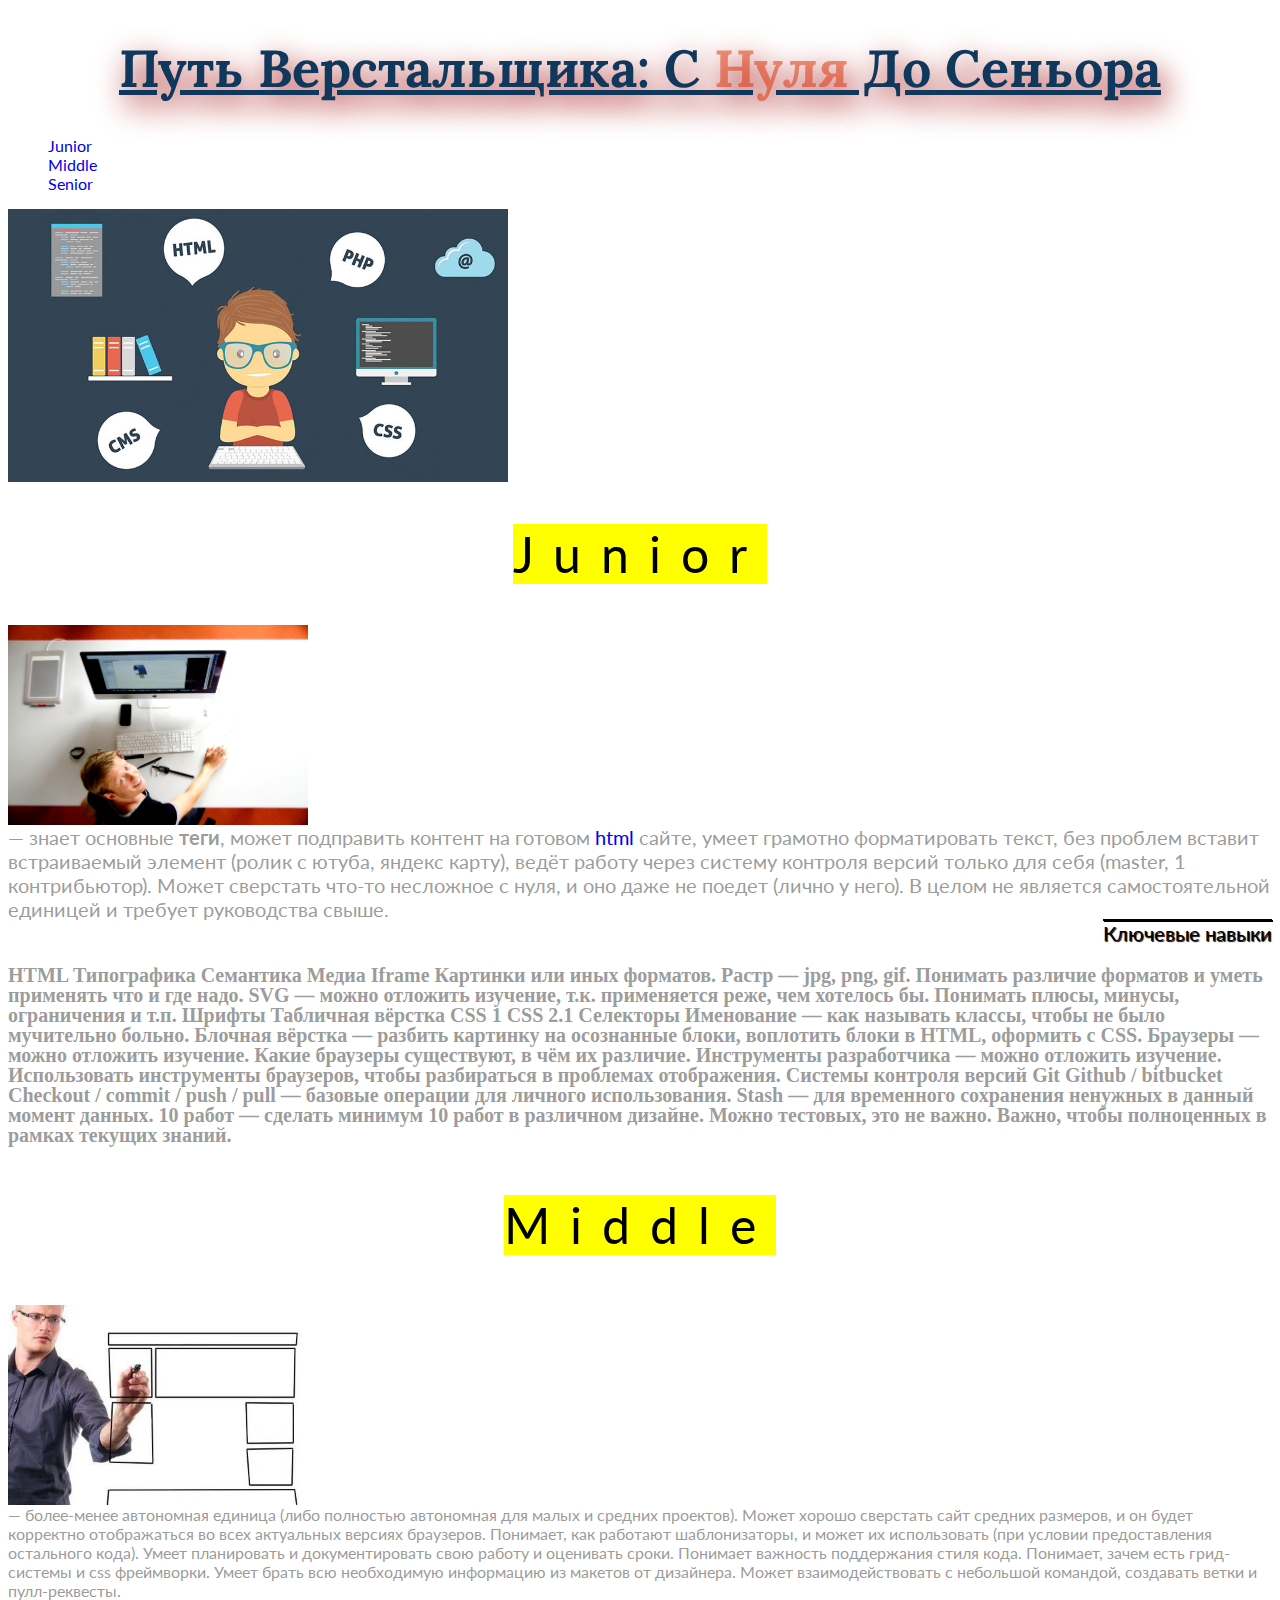
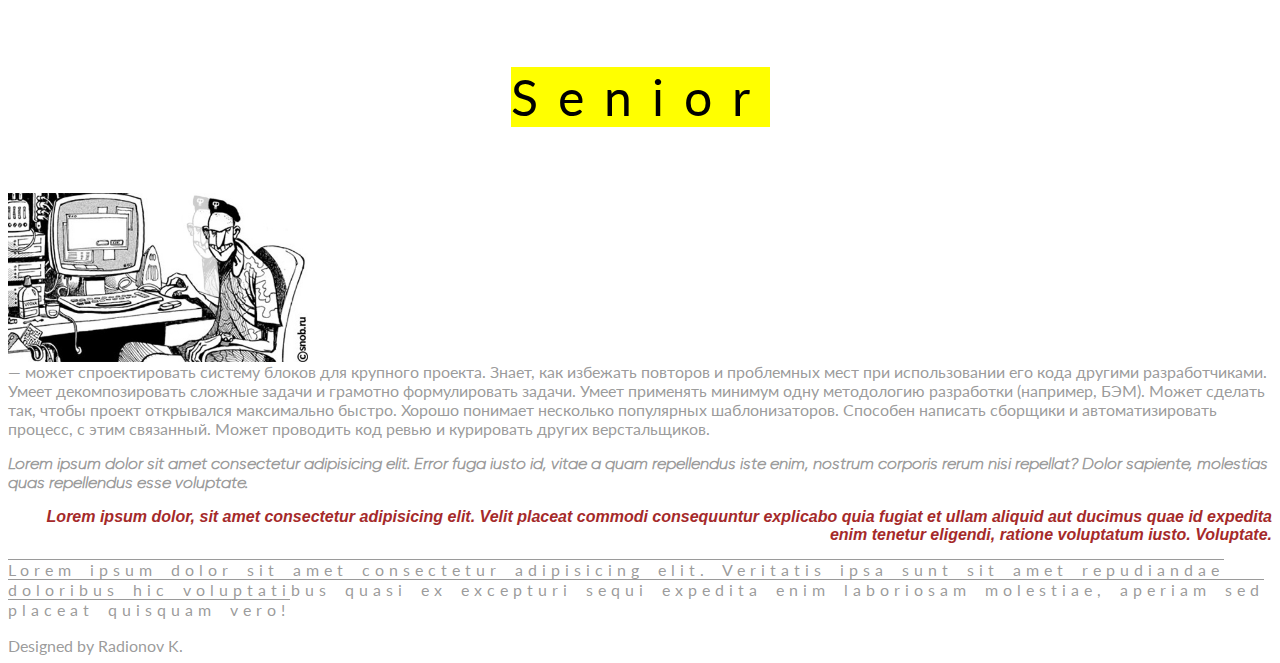
<file: index.html>
<!DOCTYPE html>
<html lang="en">
<head>
   <meta charset="UTF-8">
   <meta http-equiv="X-UA-Compatible" content="IE=edge">
   <meta name="viewport" content="width=device-width, initial-scale=1.0">
   <link rel="stylesheet" href="css/style.css">
   <title>HomeWork_4</title>
</head>
<body>
 <main>
   <header class="header">
      <h1 class="title"> 
         Путь верстальщика: с <span>нуля</span> до сеньора 
       </h1>
   </header>
    <nav class="menu">
      <ol class="nav__list">
         <li>
            <a class="link" href="#block-1"> Junior </a>
        </li>
        <li >
           <a class="link" href="#block-2"> Middle </a>
        </li>
        <li>
           <a class="link" href="#block-3"> Senior </a>
        </li>
      </ol>
    </nav>
   <div class="text">
      <img src="img/html-coder-840.jpg" width ="500" alt="">
      <p class="text1">
        <h2 id="block1" class="subtitle" >
         <mark>Junior</mark>
       </h2>
         <div class="pic1">
          <img src="img/it-professii_2.jpg" width="300" alt="">
         </div>
           — знает основные <span>теги</span>, может подправить контент на готовом <a target="_blank" href="http://google.com" > html </a> сайте, умеет грамотно форматировать текст, без проблем вставит встраиваемый элемент (ролик с ютуба, яндекс карту), ведёт работу через систему контроля версий только для себя (master, 1 контрибьютор). Может сверстать что-то несложное с нуля, и оно даже не поедет (лично у него). В целом не является самостоятельной единицей и требует руководства свыше.
           <div class="skils"> Ключевые навыки </div>
              <p class="skils1">
               HTML
               Типографика 
               Семантика 
               Медиа 
               Iframe 
               Картинки  или иных форматов.
               Растр — jpg, png, gif. Понимать различие форматов и уметь применять что и где надо.
               SVG — можно отложить изучение, т.к. применяется реже, чем хотелось бы. Понимать плюсы, минусы, ограничения и т.п.
               Шрифты 
               Табличная вёрстка 
               CSS 1 
               CSS 2.1 
               Селекторы 
               Именование — как называть классы, чтобы не было мучительно больно.
               Блочная вёрстка — разбить картинку на осознанные блоки, воплотить блоки в HTML, оформить с CSS.
               Браузеры — можно отложить изучение. Какие браузеры существуют, в чём их различие.
               Инструменты разработчика — можно отложить изучение. Использовать инструменты браузеров, чтобы разбираться в проблемах отображения.
               Системы контроля версий 
               Git 
               Github / bitbucket 
               Checkout / commit / push / pull — базовые операции для личного использования.
               Stash — для временного сохранения ненужных в данный момент данных.
               10 работ — сделать минимум 10 работ в различном дизайне. Можно тестовых, это не важно. Важно, чтобы полноценных в рамках текущих знаний.

              </p>
            
      </p>
   </div>
   <div class="arial-text">
      <p class="text2">
         <h3 id="block-2" class="subtitle">
          <mark>Middle</mark>
         </h3>
         <div class="pic2">
            <img src="img/435925.jpg" width="300" alt="">
         </div>

          — более-менее автономная единица (либо полностью автономная для малых и средних проектов). Может хорошо сверстать сайт средних размеров, и он будет корректно отображаться во всех актуальных версиях браузеров. Понимает, как работают шаблонизаторы, и может их использовать (при условии предоставления остального кода). Умеет планировать и документировать свою работу и оценивать сроки. Понимает важность поддержания стиля кода. Понимает, зачем есть грид-системы и css фреймворки. Умеет брать всю необходимую информацию из макетов от дизайнера. Может взаимодействовать с небольшой командой, создавать ветки и пулл-реквесты.

      </p>
   </div>
   <div class="third-text">
      <p class="text3">
       <h4 id="block-3" class="subtitle">
         <mark>Senior</mark>
       </h4>
         <div class="pic3">
            <img src="img/202300.jpg" width="300" alt="">
         </div>
          — может спроектировать систему блоков для крупного проекта. Знает, как избежать повторов и проблемных мест при использовании его кода другими разработчиками. Умеет декомпозировать сложные задачи и грамотно формулировать задачи. Умеет применять минимум одну методологию разработки (например, БЭМ). Может сделать так, чтобы проект открывался максимально быстро. Хорошо понимает несколько популярных шаблонизаторов. Способен написать сборщики и автоматизировать процесс, с этим связанный. Может проводить код ревью и курировать других верстальщиков.
      </p>
      <p class=" gilroy ">
         Lorem ipsum dolor sit amet consectetur adipisicing elit. Error fuga iusto id, vitae a quam repellendus iste enim, nostrum corporis rerum nisi repellat? Dolor sapiente, molestias quas repellendus esse voluptate.
      </p>
      <p class="arial">
         Lorem ipsum dolor, sit amet consectetur adipisicing elit. Velit placeat commodi consequuntur explicabo quia fugiat et ullam aliquid aut ducimus quae id expedita enim tenetur eligendi, ratione voluptatum iusto. Voluptate.
      </p>
      <p class="decoration">
         Lorem ipsum dolor sit amet consectetur adipisicing elit. Veritatis ipsa sunt sit amet repudiandae doloribus hic voluptatibus quasi ex excepturi sequi expedita enim laboriosam molestiae, aperiam sed placeat quisquam vero!
      </p>
   </div>
</main>
<footer class="footer">
   Designed by Radionov K.
</footer>
</body>
</html>
</file>
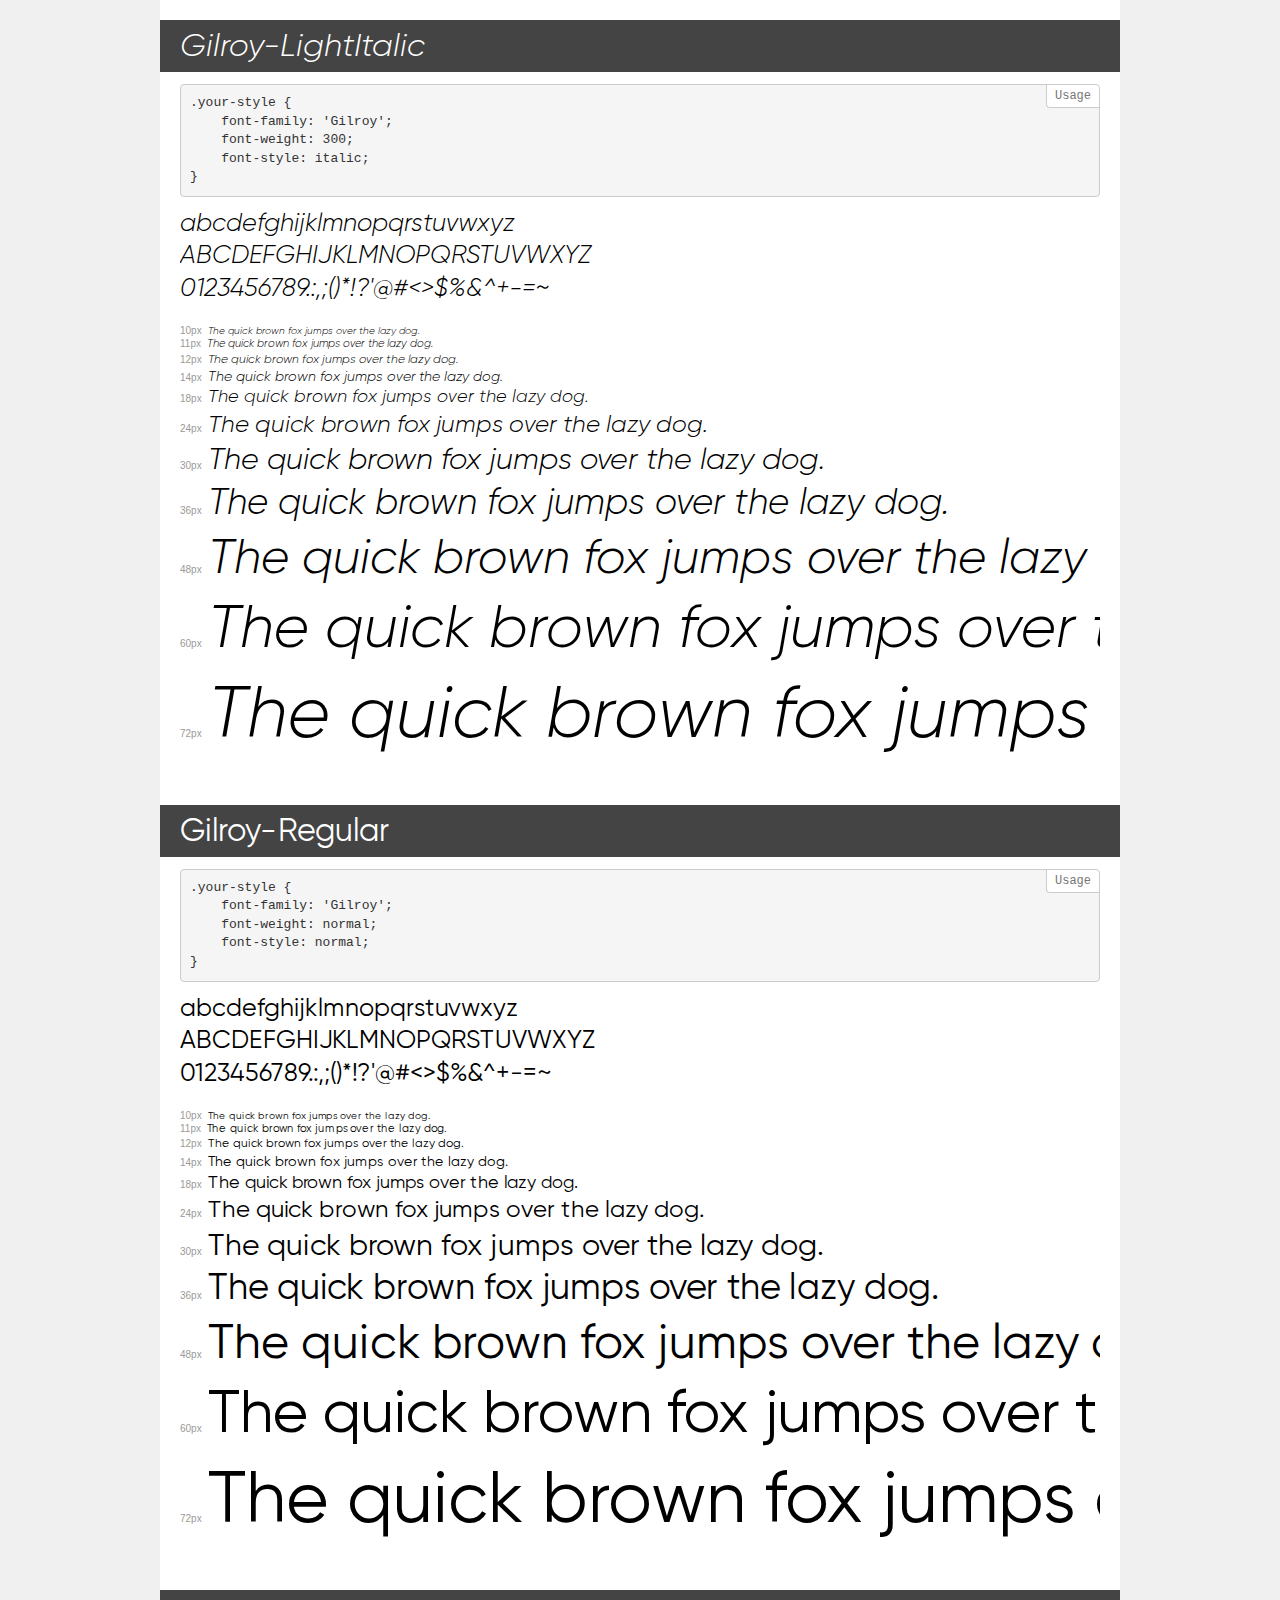
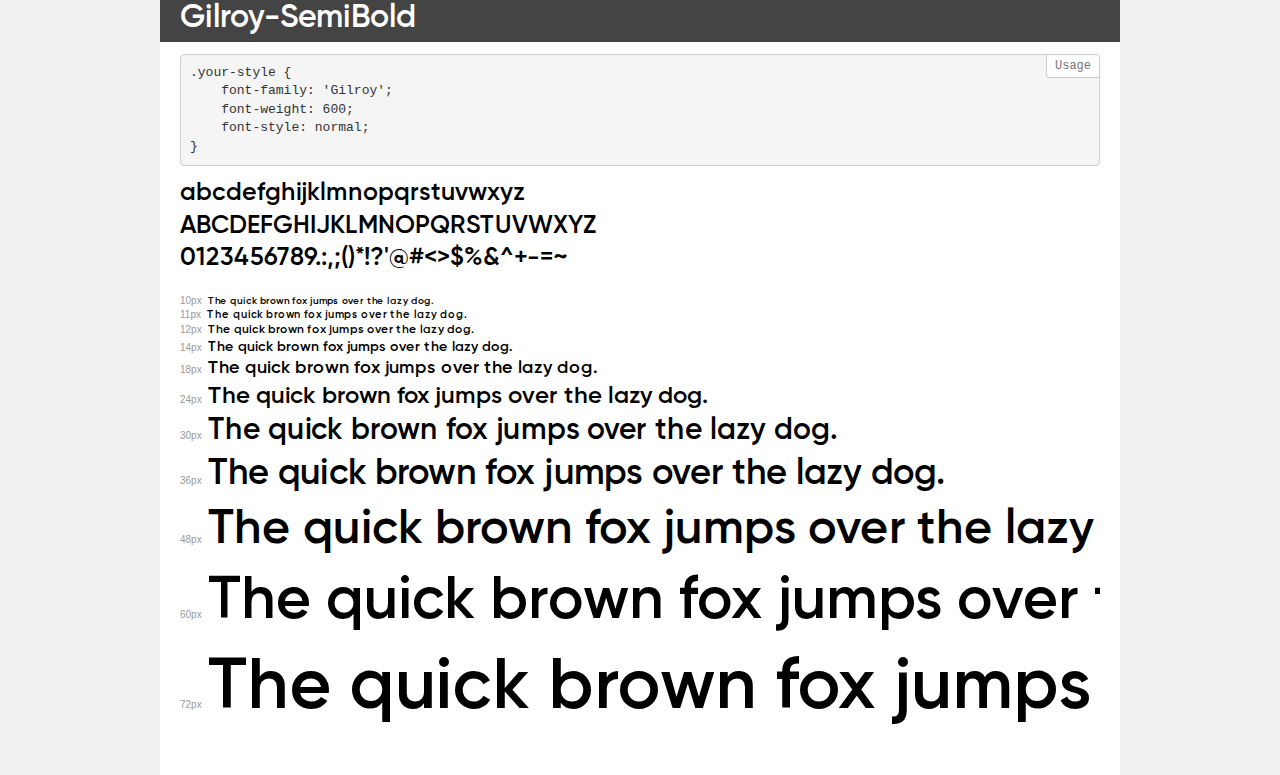
<file: fonts/transfonter.org-20210406-121423/demo.html>
<!DOCTYPE html>
<html lang="en">
<head>
    <meta charset="utf-8">
    <meta http-equiv="X-UA-Compatible" content="IE=edge">
    <meta name="viewport" content="width=device-width, initial-scale=1">
    <meta name="robots" content="noindex, noarchive">
    <meta name="format-detection" content="telephone=no">
    <title>Transfonter demo</title>
    <link href="stylesheet.css" rel="stylesheet">
    <style>
        /*
        http://meyerweb.com/eric/tools/css/reset/
        v2.0 | 20110126
        License: none (public domain)
        */
        html, body, div, span, applet, object, iframe,
        h1, h2, h3, h4, h5, h6, p, blockquote, pre,
        a, abbr, acronym, address, big, cite, code,
        del, dfn, em, img, ins, kbd, q, s, samp,
        small, strike, strong, sub, sup, tt, var,
        b, u, i, center,
        dl, dt, dd, ol, ul, li,
        fieldset, form, label, legend,
        table, caption, tbody, tfoot, thead, tr, th, td,
        article, aside, canvas, details, embed,
        figure, figcaption, footer, header, hgroup,
        menu, nav, output, ruby, section, summary,
        time, mark, audio, video {
            margin: 0;
            padding: 0;
            border: 0;
            font-size: 100%;
            font: inherit;
            vertical-align: baseline;
        }
        /* HTML5 display-role reset for older browsers */
        article, aside, details, figcaption, figure,
        footer, header, hgroup, menu, nav, section {
            display: block;
        }
        body {
            line-height: 1;
        }
        ol, ul {
            list-style: none;
        }
        blockquote, q {
            quotes: none;
        }
        blockquote:before, blockquote:after,
        q:before, q:after {
            content: '';
            content: none;
        }
        table {
            border-collapse: collapse;
            border-spacing: 0;
        }
        /* demo styles */
        body {
            background: #f0f0f0;
            color: #000;
        }
        .page {
            background: #fff;
            width: 920px;
            margin: 0 auto;
            padding: 20px 20px 0 20px;
            overflow: hidden;
        }
        .font-container {
            overflow-x: auto;
            overflow-y: hidden;
            margin-bottom: 40px;
            line-height: 1.3;
            white-space: nowrap;
            padding-bottom: 5px;
        }
        h1 {
            position: relative;
            background: #444;
            font-size: 32px;
            color: #fff;
            padding: 10px 20px;
            margin: 0 -20px 12px -20px;
        }
        .letters {
            font-size: 25px;
            margin-bottom: 20px;
        }
        .s10:before {
            content: '10px';
        }
        .s11:before {
            content: '11px';
        }
        .s12:before {
            content: '12px';
        }
        .s14:before {
            content: '14px';
        }
        .s18:before {
            content: '18px';
        }
        .s24:before {
            content: '24px';
        }
        .s30:before {
            content: '30px';
        }
        .s36:before {
            content: '36px';
        }
        .s48:before {
            content: '48px';
        }
        .s60:before {
            content: '60px';
        }
        .s72:before {
            content: '72px';
        }
        .s10:before, .s11:before, .s12:before, .s14:before,
        .s18:before, .s24:before, .s30:before, .s36:before,
        .s48:before, .s60:before, .s72:before {
            font-family: Arial, sans-serif;
            font-size: 10px;
            font-weight: normal;
            font-style: normal;
            color: #999;
            padding-right: 6px;
        }
        pre {
            display: block;
            position: relative;
            padding: 9px;
            margin: 0 0 10px;
            font-family: Monaco, Menlo, Consolas, "Courier New", monospace;
            font-size: 13px;
            line-height: 1.428571429;
            color: #333;
            font-weight: normal;
            font-style: normal;
            background-color: #f5f5f5;
            border: 1px solid #ccc;
            overflow-x: auto;
            border-radius: 4px;
        }
        pre:after {
            display: block;
            position: absolute;
            right: 0;
            top: 0;
            content: 'Usage';
            line-height: 1;
            padding: 5px 8px;
            font-size: 12px;
            color: #767676;
            background-color: #fff;
            border: 1px solid #ccc;
            border-right: none;
            border-top: none;
            border-radius: 0 4px 0 4px;
            z-index: 10;
        }
        /* responsive */
        @media (max-width: 959px) {
            .page {
                width: auto;
                margin: 0;
            }
        }
    </style>
</head>
<body>
<div class="page">
    <div class="demo">
        <h1 style="font-family: 'Gilroy'; font-weight: 300; font-style: italic;">Gilroy-LightItalic</h1>
        <pre>.your-style {
    font-family: 'Gilroy';
    font-weight: 300;
    font-style: italic;
}</pre>
        <div class="font-container" style="font-family: 'Gilroy'; font-weight: 300; font-style: italic;">
            <p class="letters">
                abcdefghijklmnopqrstuvwxyz<br>
ABCDEFGHIJKLMNOPQRSTUVWXYZ<br>
                0123456789.:,;()*!?'@#<>$%&^+-=~
            </p>
            <p class="s10" style="font-size: 10px;">The quick brown fox jumps over the lazy dog.</p>
            <p class="s11" style="font-size: 11px;">The quick brown fox jumps over the lazy dog.</p>
            <p class="s12" style="font-size: 12px;">The quick brown fox jumps over the lazy dog.</p>
            <p class="s14" style="font-size: 14px;">The quick brown fox jumps over the lazy dog.</p>
            <p class="s18" style="font-size: 18px;">The quick brown fox jumps over the lazy dog.</p>
            <p class="s24" style="font-size: 24px;">The quick brown fox jumps over the lazy dog.</p>
            <p class="s30" style="font-size: 30px;">The quick brown fox jumps over the lazy dog.</p>
            <p class="s36" style="font-size: 36px;">The quick brown fox jumps over the lazy dog.</p>
            <p class="s48" style="font-size: 48px;">The quick brown fox jumps over the lazy dog.</p>
            <p class="s60" style="font-size: 60px;">The quick brown fox jumps over the lazy dog.</p>
            <p class="s72" style="font-size: 72px;">The quick brown fox jumps over the lazy dog.</p>
        </div>
    </div>
    <div class="demo">
        <h1 style="font-family: 'Gilroy'; font-weight: normal; font-style: normal;">Gilroy-Regular</h1>
        <pre>.your-style {
    font-family: 'Gilroy';
    font-weight: normal;
    font-style: normal;
}</pre>
        <div class="font-container" style="font-family: 'Gilroy'; font-weight: normal; font-style: normal;">
            <p class="letters">
                abcdefghijklmnopqrstuvwxyz<br>
ABCDEFGHIJKLMNOPQRSTUVWXYZ<br>
                0123456789.:,;()*!?'@#<>$%&^+-=~
            </p>
            <p class="s10" style="font-size: 10px;">The quick brown fox jumps over the lazy dog.</p>
            <p class="s11" style="font-size: 11px;">The quick brown fox jumps over the lazy dog.</p>
            <p class="s12" style="font-size: 12px;">The quick brown fox jumps over the lazy dog.</p>
            <p class="s14" style="font-size: 14px;">The quick brown fox jumps over the lazy dog.</p>
            <p class="s18" style="font-size: 18px;">The quick brown fox jumps over the lazy dog.</p>
            <p class="s24" style="font-size: 24px;">The quick brown fox jumps over the lazy dog.</p>
            <p class="s30" style="font-size: 30px;">The quick brown fox jumps over the lazy dog.</p>
            <p class="s36" style="font-size: 36px;">The quick brown fox jumps over the lazy dog.</p>
            <p class="s48" style="font-size: 48px;">The quick brown fox jumps over the lazy dog.</p>
            <p class="s60" style="font-size: 60px;">The quick brown fox jumps over the lazy dog.</p>
            <p class="s72" style="font-size: 72px;">The quick brown fox jumps over the lazy dog.</p>
        </div>
    </div>
    <div class="demo">
        <h1 style="font-family: 'Gilroy'; font-weight: 600; font-style: normal;">Gilroy-SemiBold</h1>
        <pre>.your-style {
    font-family: 'Gilroy';
    font-weight: 600;
    font-style: normal;
}</pre>
        <div class="font-container" style="font-family: 'Gilroy'; font-weight: 600; font-style: normal;">
            <p class="letters">
                abcdefghijklmnopqrstuvwxyz<br>
ABCDEFGHIJKLMNOPQRSTUVWXYZ<br>
                0123456789.:,;()*!?'@#<>$%&^+-=~
            </p>
            <p class="s10" style="font-size: 10px;">The quick brown fox jumps over the lazy dog.</p>
            <p class="s11" style="font-size: 11px;">The quick brown fox jumps over the lazy dog.</p>
            <p class="s12" style="font-size: 12px;">The quick brown fox jumps over the lazy dog.</p>
            <p class="s14" style="font-size: 14px;">The quick brown fox jumps over the lazy dog.</p>
            <p class="s18" style="font-size: 18px;">The quick brown fox jumps over the lazy dog.</p>
            <p class="s24" style="font-size: 24px;">The quick brown fox jumps over the lazy dog.</p>
            <p class="s30" style="font-size: 30px;">The quick brown fox jumps over the lazy dog.</p>
            <p class="s36" style="font-size: 36px;">The quick brown fox jumps over the lazy dog.</p>
            <p class="s48" style="font-size: 48px;">The quick brown fox jumps over the lazy dog.</p>
            <p class="s60" style="font-size: 60px;">The quick brown fox jumps over the lazy dog.</p>
            <p class="s72" style="font-size: 72px;">The quick brown fox jumps over the lazy dog.</p>
        </div>
    </div>
</div>
</body>
</html>
</file>
<file: css/style.css>
@import url("https://fonts.googleapis.com/css2?family=Lato:wght@400;700&display=swap");
@import url("https://fonts.googleapis.com/css?family=Lato:regular,italic,700&display=swap");
@import url("https://fonts.googleapis.com/css?family=Lora:regular700&display=swap");

@font-face {
   font-family: "Gilroy";
   src: url("../fonts/Gilroy-LightItalic.woff2") format("woff2"), url("../fonts/Gilroy-LightItalic.woff") format("woff");
   font-weight: 300;
   font-style: italic;
   font-display: swap;
}

@font-face {
   font-family: "Gilroy";
   src: url("../fonts/Gilroy-Regular.woff2") format("woff2"), url("../fonts/Gilroy-Regular.woff") format("woff");
   font-weight: normal;
   font-style: normal;
   font-display: swap;
}

@font-face {
   font-family: "Gilroy";
   src: url("../fonts/Gilroy-SemiBold.woff2") format("woff2"), url("../fonts/Gilroy-SemiBold.woff") format("woff");
   font-weight: 600;
   font-style: normal;
   font-display: swap;
}

*::before,
*::after {
   margin: none;
   padding: none;
   border: none;
}
li {
   list-style: none;
}
a,
a:visited {
   text-decoration: none;
}
a:hover {
   text-decoration: none;
}
h1,
h2,
h3,
h4,
h5,
h6 {
   font-weight: inherit;
   font-size: inherit;
}
img {
   vertical-align: top;
}

body {
   color: #999999fd;
   font-family: "Lato", sans-serif;
}
.text {
   font-size: 20px;
}

.title {
   font-family: Lora;
   font-weight: 700;
   font-size: 52px;
   color: #10375c;
   text-decoration: underline;
   text-align: center;
   text-shadow: 5px 10px 30px rgb(163, 17, 17);
   text-transform: capitalize;
}
.subtitle {
   text-align: center;
   letter-spacing: 20px;
   font-size: 50px;
}

/*color: #DD2C00;*/
.title span {
   color: #dd2c0080;
}
.text span {
   font-weight: 700;
}

.gilroy {
   font-family: Gilroy;
   font-weight: 900;
   font-style: italic;
}
.skils {
   text-align: right;
   text-decoration: overline;
   color: black;
   text-shadow: 1px 1px 1px #000;
}
.skils1 {
   font-family: cursive;
   font-weight: 900;
   line-height: 100%;
}
.arial {
   font-family: Arial, Helvetica, sans-serif;
   font-style: italic;
   font-weight: 700;
   color: #a52a2a;
   text-align: right;
}
.decoration {
   text-decoration: overline;
   letter-spacing: 5px;
   word-spacing: 5px;
   word-spacing: nowrap;
   line-height: 20px;
}
</file>
<file: fonts/transfonter.org-20210406-121423/stylesheet.css>
@font-face {
    font-family: 'Gilroy';
    src: url('Gilroy-LightItalic.woff2') format('woff2'),
        url('Gilroy-LightItalic.woff') format('woff');
    font-weight: 300;
    font-style: italic;
    font-display: swap;
}

@font-face {
    font-family: 'Gilroy';
    src: url('Gilroy-Regular.woff2') format('woff2'),
        url('Gilroy-Regular.woff') format('woff');
    font-weight: normal;
    font-style: normal;
    font-display: swap;
}

@font-face {
    font-family: 'Gilroy';
    src: url('Gilroy-SemiBold.woff2') format('woff2'),
        url('Gilroy-SemiBold.woff') format('woff');
    font-weight: 600;
    font-style: normal;
    font-display: swap;
}
</file>
